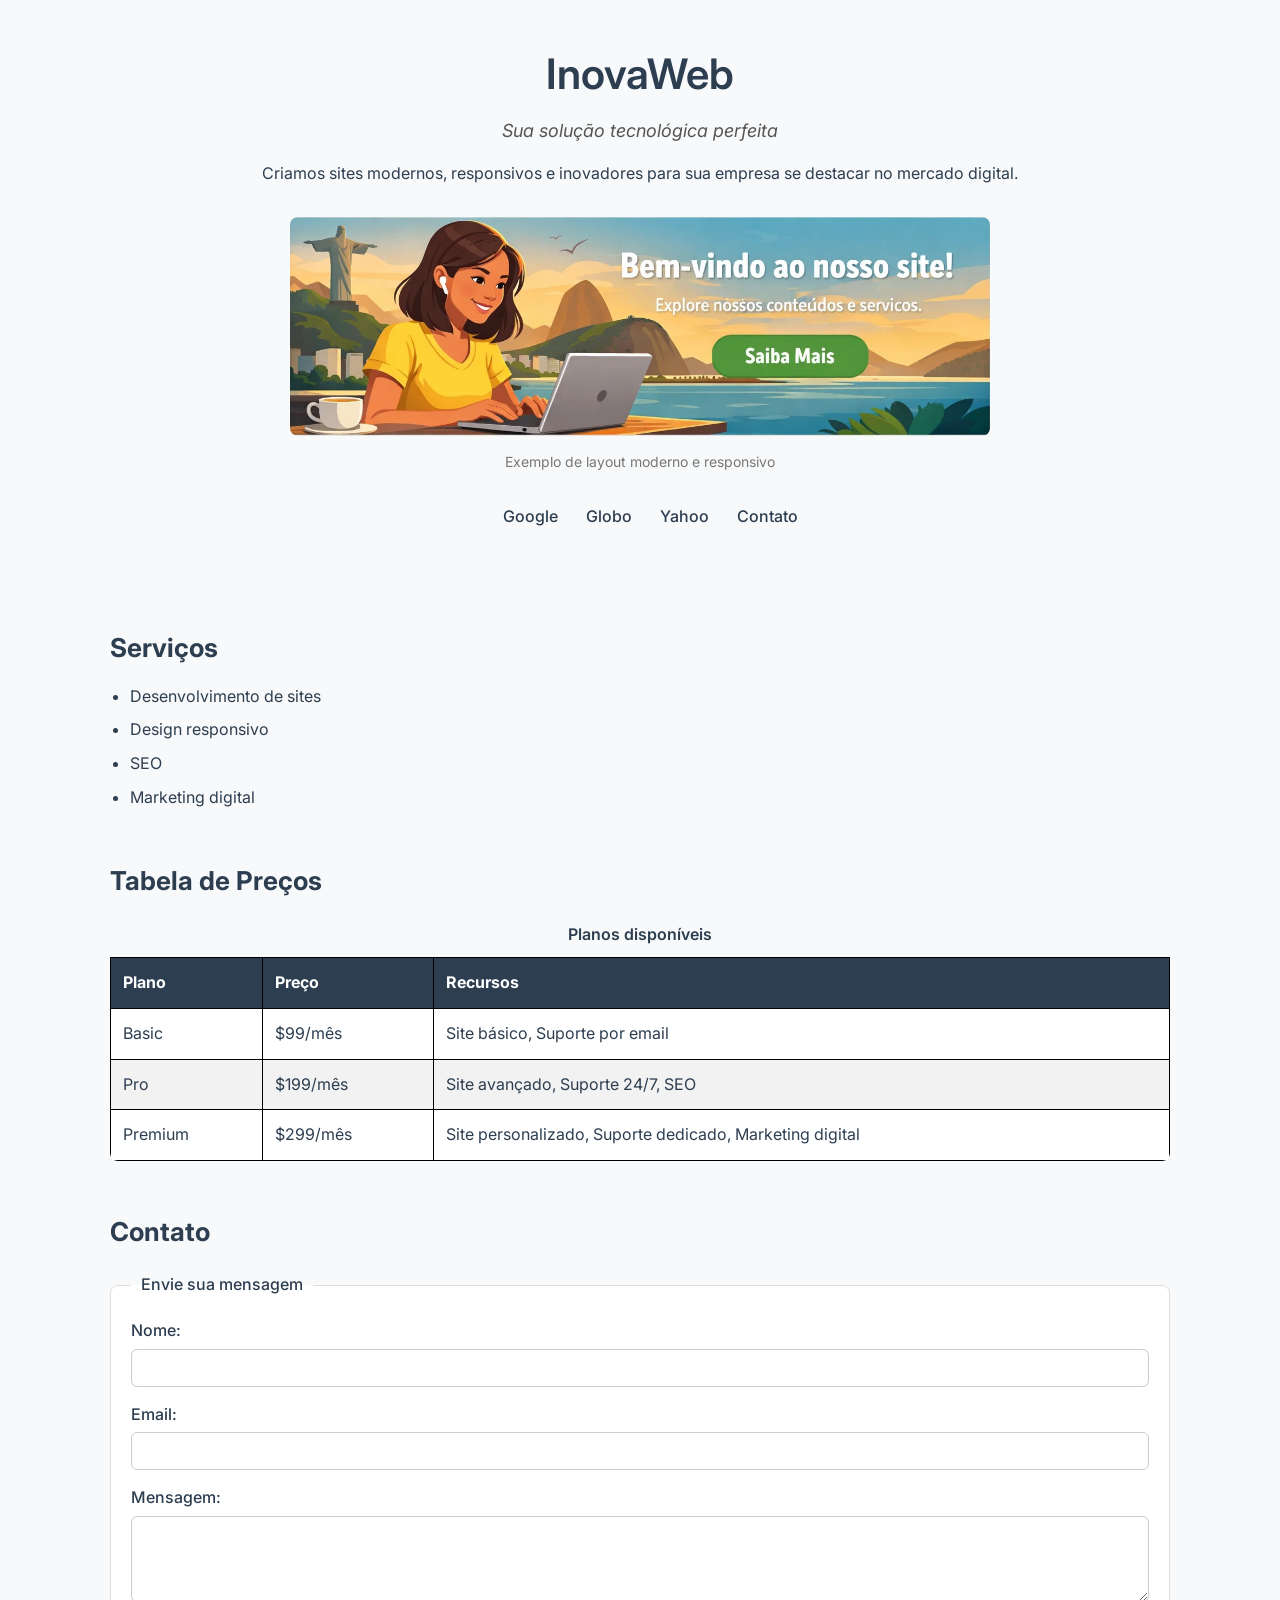
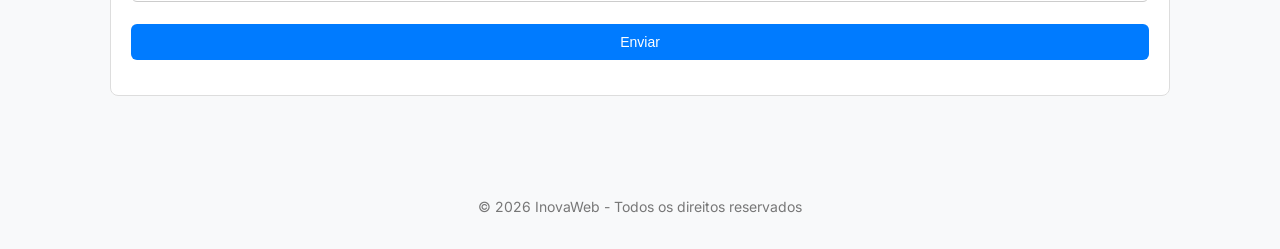
<file: inovaweb/index.html>
<!DOCTYPE html>
<html lang="pt-br">

<head>
    <meta charset="UTF-8">
    <meta name="viewport" content="width=device-width, initial-scale=1.0">
    <link rel="stylesheet" href="./css/styles.css">
    <title>InovaWeb</title>
</head>

<body>

    <!-- CABEÇALHO -->
    <header id="header">

        <h1>InovaWeb</h1>

        <p class="destaque italico">
            Sua solução tecnológica perfeita
        </p>

        <p>
            Criamos sites modernos, responsivos e inovadores 
            para sua empresa se destacar no mercado digital.
        </p>

        <!-- IMAGEM PRINCIPAL -->
        <figure>
            <img src="./IMAGEM_SITE_RESPONSIVO.png"
                 alt="Exemplo de site responsivo"
                 width="700">
            <figcaption>
                Exemplo de layout moderno e responsivo
            </figcaption>
        </figure>

        <!-- MENU -->
        <nav aria-label="Menu principal">

            <ul>
                <li>
                    <a href="https://www.google.com" target="_blank">
                        Google
                    </a>
                </li>

                <li>
                    <a href="https://www.globo.com" target="_blank">
                        Globo
                    </a>
                </li>

                <li>
                    <a href="https://www.yahoo.com" target="_blank">
                        Yahoo
                    </a>
                </li>

                <li>
                    <a href="#contato">
                        Contato
                    </a>
                </li>

            </ul>

        </nav>

    </header>

    <!-- CONTEÚDO PRINCIPAL -->
    <main>

        <!-- SERVIÇOS -->
        <section id="servicos">

            <h2>Serviços</h2>

            <ul>
                <li>Desenvolvimento de sites</li>
                <li>Design responsivo</li>
                <li>SEO</li>
                <li>Marketing digital</li>
            </ul>

        </section>

        <!-- TABELA DE PREÇOS -->
        <section id="precos">

            <h2>Tabela de Preços</h2>

            <table>

                <caption>
                    Planos disponíveis
                </caption>

                <thead>

                    <tr>
                        <th>Plano</th>
                        <th>Preço</th>
                        <th>Recursos</th>
                    </tr>

                </thead>

                <tbody>

                    <tr>
                        <td>Basic</td>
                        <td>$99/mês</td>
                        <td>Site básico, Suporte por email</td>
                    </tr>

                    <tr>
                        <td>Pro</td>
                        <td>$199/mês</td>
                        <td>Site avançado, Suporte 24/7, SEO</td>
                    </tr>

                    <tr>
                        <td>Premium</td>
                        <td>$299/mês</td>
                        <td>
                            Site personalizado, 
                            Suporte dedicado, 
                            Marketing digital
                        </td>
                    </tr>

                </tbody>

            </table>

        </section>

        <!-- FORMULÁRIO -->
        <section id="contato">

            <h2>Contato</h2>

            <form action="/submit" method="post">

                <fieldset>

                    <legend>Envie sua mensagem</legend>

                    <p>

                        <label for="name">
                            Nome:
                        </label>

                        <input
                            type="text"
                            id="name"
                            name="name"
                            required>

                    </p>

                    <p>

                        <label for="email">
                            Email:
                        </label>

                        <input
                            type="email"
                            id="email"
                            name="email"
                            required>

                    </p>

                    <p>

                        <label for="mensagem">
                            Mensagem:
                        </label>

                        <textarea
                            id="mensagem"
                            name="mensagem"
                            rows="4"
                            required>
                        </textarea>

                    </p>

                    <p>

                        <input
                            type="submit"
                            value="Enviar">

                    </p>

                </fieldset>

            </form>

        </section>

    </main>

    <!-- RODAPÉ -->
    <footer>

        <p>
            © 2026 InovaWeb - Todos os direitos reservados
        </p>

    </footer>

</body>

</html>
</file>
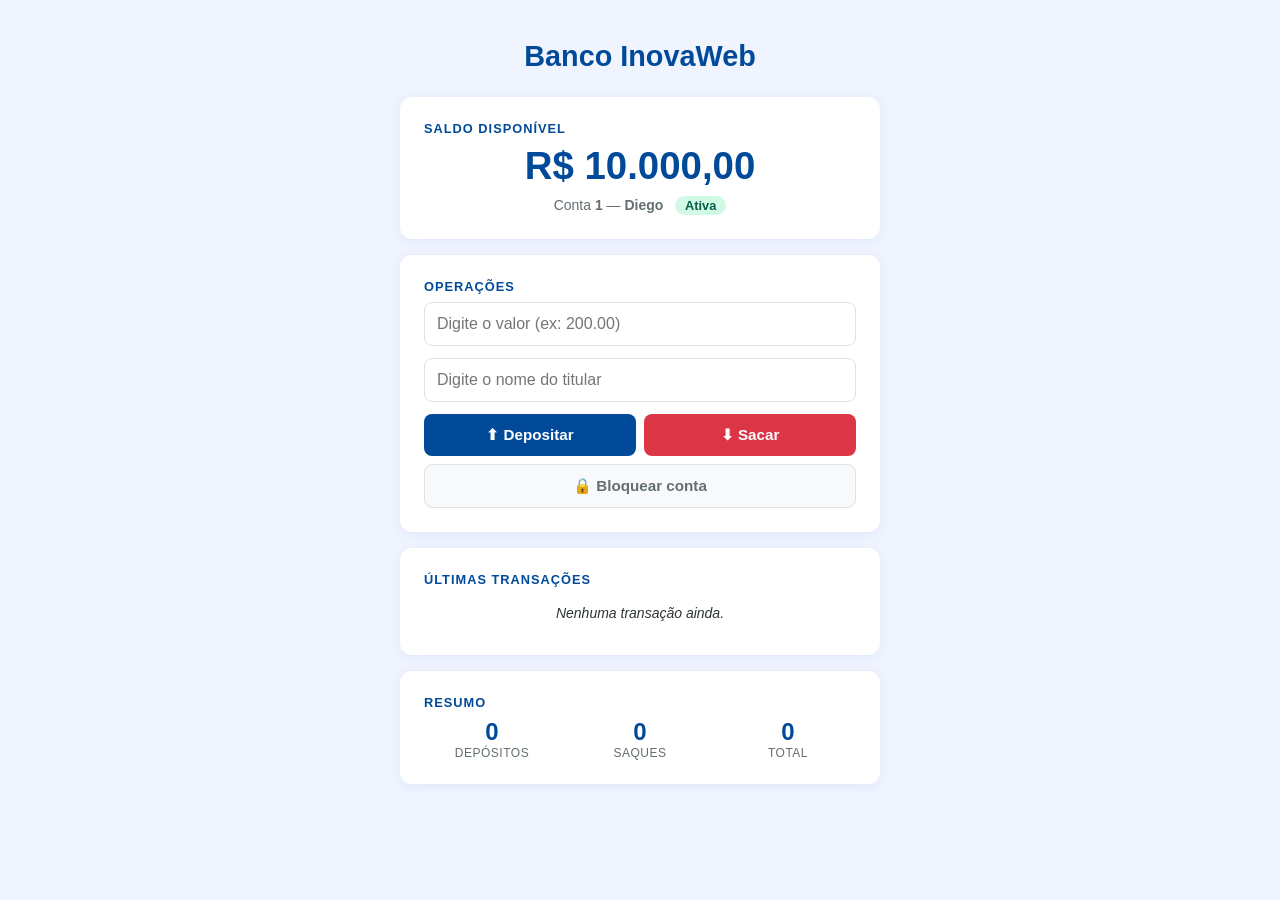
<file: Aula 13/inovabank.html>
<html lang="pt-br">

<head>
  <meta charset="UTF-8">
  <meta name="viewport" content="width=device-width, initial-scale=1.0">
  <title>Banco InovaWeb</title>
  <link rel="stylesheet" href="style.css">

<body>
  <h1>Banco InovaWeb</h1>

  <div class="container">

    <!-- ── Card de Saldo ──────────────────────────────────── -->
    <div class="card">
      <h2>Saldo disponível</h2>
      <!--
        DOM — LEITURA E ESCRITA DE TEXTO
        ─────────────────────────────────
        id="saldo" → vamos selecionar com querySelector('#saldo')
        e atualizar com .textContent toda vez que o saldo mudar.
        É o equivalente visual do console.log do saldo.
      -->
      <div id="saldo">R$ 10.000,00</div>
      <p class="info-conta">
        Conta <strong id="numero-conta">1</strong> —
        <strong id="titular">Diego</strong> &nbsp;
        <!--
          id="status-conta" → vamos alternar as classes
          .status-ativa e .status-bloqueada via classList
          quando bloquearConta() for chamada.
        -->
        <span id="status-conta" class="status-ativa">Ativa</span>
      </p>
    </div>

    <!-- ── Card de Operações ──────────────────────────────── -->
    <div class="card">
      <h2>Operações</h2>
      <!--
        DOM — LENDO VALOR DE INPUT
        ───────────────────────────
        id="campo-valor" → dentro dos eventos de clique,
        vamos ler o valor digitado com:
          const valor = Number(document.querySelector('#campo-valor').value)
        Equivale ao parâmetro que antes passávamos direto: depositar(500)
      -->
      <input type="number" id="campo-valor" placeholder="Digite o valor (ex: 200.00)" min="0" step="0.01">

      <input type="text" id="campo-titular" placeholder="Digite o nome do titular" >

      <div class="botoes">
        <!--
          DOM — EVENTOS DE CLIQUE
          ────────────────────────
          Esses botões vão receber addEventListener('click', ...)
          que chama depositar() e sacar() com o valor do input.
          No banco.js original chamávamos direto: depositar(500)
          Agora o valor vem do campo digitado pelo usuário.
        -->
        <button id="btn-depositar">⬆ Depositar</button>
        <button id="btn-sacar">⬇ Sacar</button>
      </div>

      <!--
        DOM — EXIBINDO FEEDBACK NA TELA
        ────────────────────────────────
        id="mensagem" → substitui os console.log de sucesso e erro.
        Vamos mostrar/esconder esse elemento e trocar seu texto
        e classe (msg-sucesso / msg-erro) conforme o resultado.
      -->
      <div id="mensagem"></div>

      <button id="btn-bloquear">🔒 Bloquear conta</button>
    </div>

    <!-- ── Card de Histórico ──────────────────────────────── -->
    <div class="card">
      <h2>Últimas transações</h2>
      <!--
        DOM — CRIANDO ELEMENTOS DINAMICAMENTE
        ───────────────────────────────────────
        id="lista-historico" → cada vez que historico.push() for chamado
        no banco.js, também vamos criar um <li> com createElement
        e adicioná-lo aqui com appendChild ou insertBefore.
        Equivale ao console.log do histórico.
      -->
      <ul id="lista-historico">
        <li class="historico-vazio">Nenhuma transação ainda.</li>
      </ul>
    </div>

    <!-- ── Card de Resumo ─────────────────────────────────── -->
    <div class="card">
      <h2>Resumo</h2>
      <!--
        DOM — ATUALIZANDO MÚLTIPLOS ELEMENTOS
        ───────────────────────────────────────
        Cada contador do verResumo() tem um elemento correspondente.
        Em vez de console.log, vamos atualizar o textContent de cada um.
      -->
      <div class="resumo-grid">
        <div class="resumo-item">
          <span id="total-depositos">0</span>
          <span>Depósitos</span>
        </div>
        <div class="resumo-item">
          <span id="total-saques">0</span>
          <span>Saques</span>
        </div>
        <div class="resumo-item">
          <span id="total-transacoes">0</span>
          <span>Total</span>
        </div>
      </div>
    </div>

  </div>

  <script src="banco.js"></script>

</body>

</html>
</file>
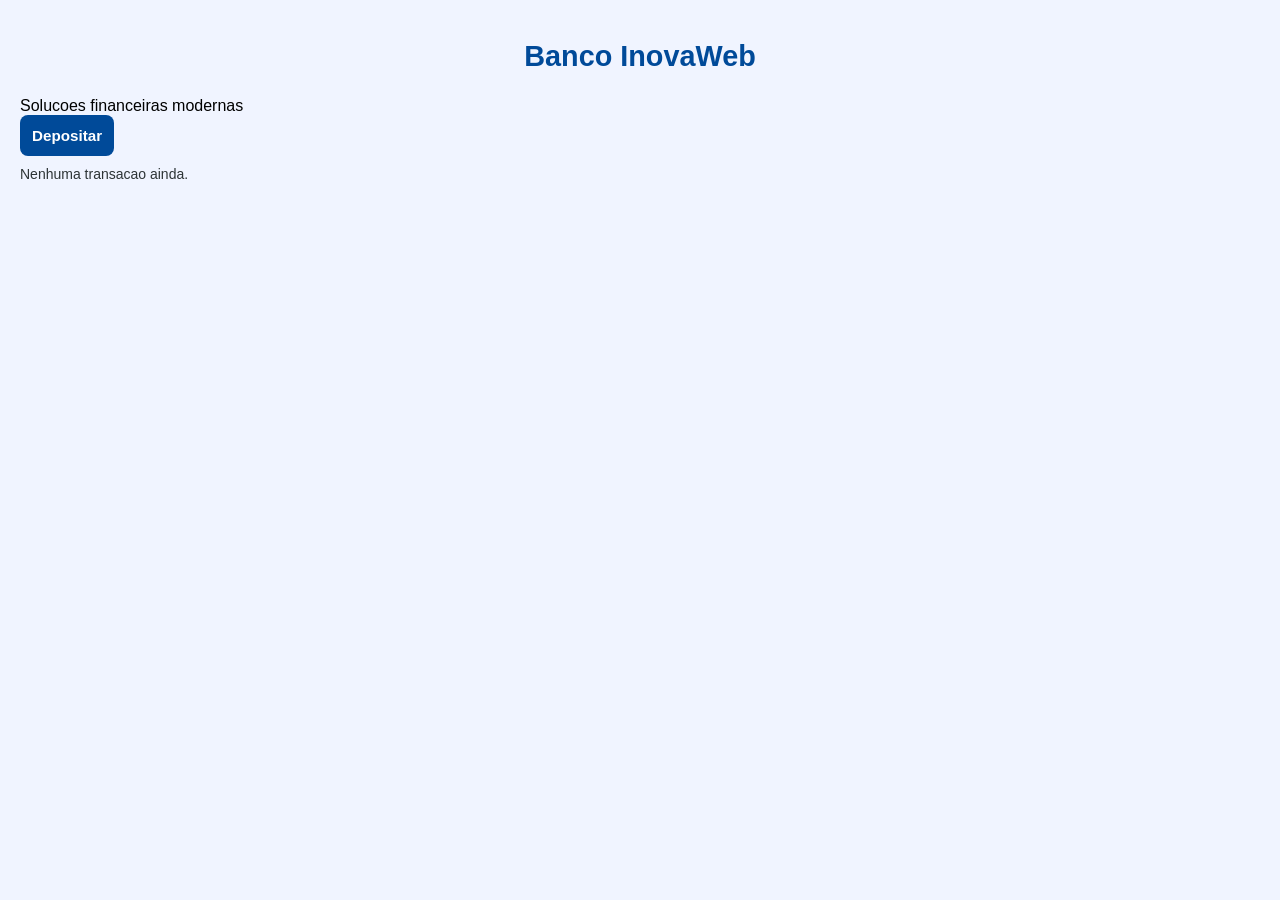
<file: Aula 13/teste.html>
<html lang="pt-br">

<head>
  <meta charset="UTF-8">
  <meta name="viewport" content="width=device-width, initial-scale=1.0">
  <title>Banco InovaWeb</title>
  <link rel="stylesheet" href="style.css">

<body>

  <!-- HTML de exemplo -->
  <h1 id="titulo">Banco InovaWeb</h1>
  <p class="descricao">Solucoes financeiras modernas</p>
  <button id="btn-depositar">Depositar</button>
  <ul id="lista-historico">
    <li>Nenhuma transacao ainda.</li>
  </ul>

  <script src="teste.js"></script>     

</body>

</html>
</file>
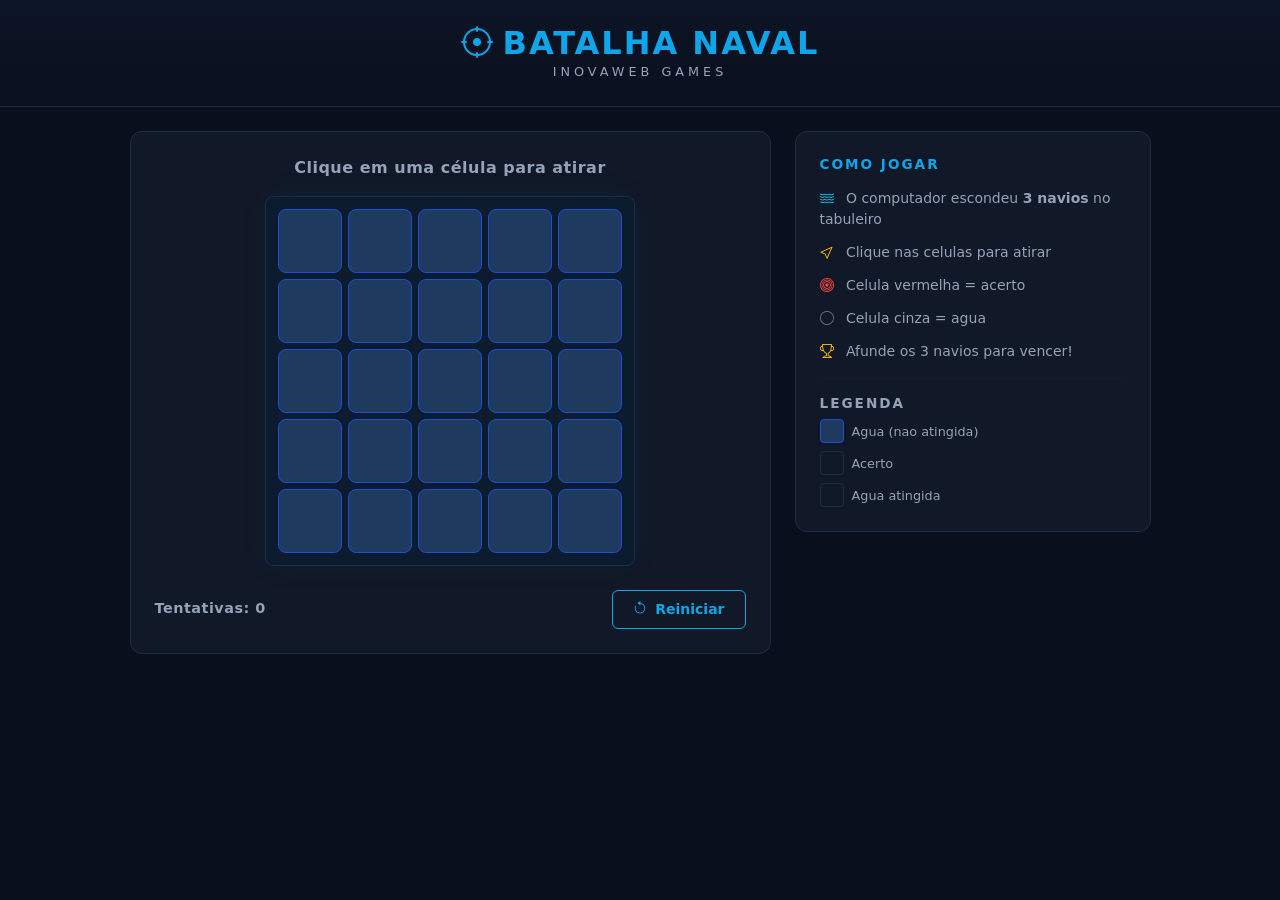
<file: Aula 14/batalha_naval.html>
<!DOCTYPE html>
<html lang="pt-br">
<head>
  <meta charset="UTF-8">
  <meta name="viewport" content="width=device-width, initial-scale=1.0">
  <title>Batalha Naval — InovaWeb Games</title>

  <!-- Bootstrap 5 CSS -->
  <link
    rel="stylesheet"
    href="https://cdn.jsdelivr.net/npm/bootstrap@5.3.3/dist/css/bootstrap.min.css"
  >

  <!-- Bootstrap Icons -->
  <link
    rel="stylesheet"
    href="https://cdn.jsdelivr.net/npm/bootstrap-icons@1.11.3/font/bootstrap-icons.min.css"
  >

  <!-- CSS customizado -->
  <link rel="stylesheet" href="style.css">
</head>
<body>

  <!-- ── Cabecalho ──────────────────────────────────────────── -->
  <header class="cabecalho text-center py-4">
    <h1 class="titulo-jogo mb-0">
      <i class="bi bi-crosshair me-2"></i>Batalha Naval
    </h1>
    <p class="subtitulo mb-0">InovaWeb Games</p>
  </header>

  <!-- ── Conteudo principal ─────────────────────────────────── -->
  <main class="container py-4">
    <div class="row justify-content-center g-4">

      <!-- Painel do jogo -->
      <div class="col-12 col-lg-7">
        <div class="card-jogo p-4">

          <!-- Mensagem de status -->
          <div
            id="mensagem"
            class="mensagem text-center mb-3"
          >
            Clique em uma celula para atirar.
          </div>

          <!-- Tabuleiro -->
          <!--
            O JS vai preencher este elemento com os <div>
            de cada celula do tabuleiro 5x5.
            Nao adicione nada aqui manualmente.
          -->
          <div id="tabuleiro" class="tabuleiro mx-auto mb-4"></div>

          <!-- Rodape do tabuleiro -->
          <div class="d-flex justify-content-between align-items-center">
            <span id="tentativas" class="tentativas">
              Tentativas: 0
            </span>
            <button id="btn-reiniciar" class="btn btn-reiniciar">
              <i class="bi bi-arrow-counterclockwise me-2"></i>Reiniciar
            </button>
          </div>

        </div>
      </div>

      <!-- Painel lateral — instrucoes -->
      <div class="col-12 col-lg-4">
        <div class="card-instrucoes p-4">
          <h2 class="instrucoes-titulo mb-3">Como jogar</h2>
          <ul class="instrucoes-lista">
            <li>
              <i class="bi bi-water me-2 text-info"></i>
              O computador escondeu <strong>3 navios</strong>
              no tabuleiro
            </li>
            <li>
              <i class="bi bi-cursor me-2 text-warning"></i>
              Clique nas celulas para atirar
            </li>
            <li>
              <i class="bi bi-bullseye me-2 acerto-icon"></i>
              Celula vermelha = acerto
            </li>
            <li>
              <i class="bi bi-circle me-2 text-secondary"></i>
              Celula cinza = agua
            </li>
            <li>
              <i class="bi bi-trophy me-2 text-warning"></i>
              Afunde os 3 navios para vencer!
            </li>
          </ul>

          <hr class="my-3">

          <div class="legenda">
            <h3 class="legenda-titulo mb-2">Legenda</h3>
            <div class="d-flex flex-column gap-2">
              <div class="d-flex align-items-center gap-2">
                <div class="celula-exemplo celula-neutra"></div>
                <span>Agua (nao atingida)</span>
              </div>
              <div class="d-flex align-items-center gap-2">
                <div class="celula-exemplo acerto"></div>
                <span>Acerto</span>
              </div>
              <div class="d-flex align-items-center gap-2">
                <div class="celula-exemplo erro"></div>
                <span>Agua atingida</span>
              </div>
            </div>
          </div>
        </div>
      </div>

    </div>
  </main>

  <!-- Bootstrap JS bundle -->
  <script
    src="https://cdn.jsdelivr.net/npm/bootstrap@5.3.3/dist/js/bootstrap.bundle.min.js">
  </script>

  <!-- Logica do jogo -->
  <script src="script.js"></script>

</body>
</html>
</file>
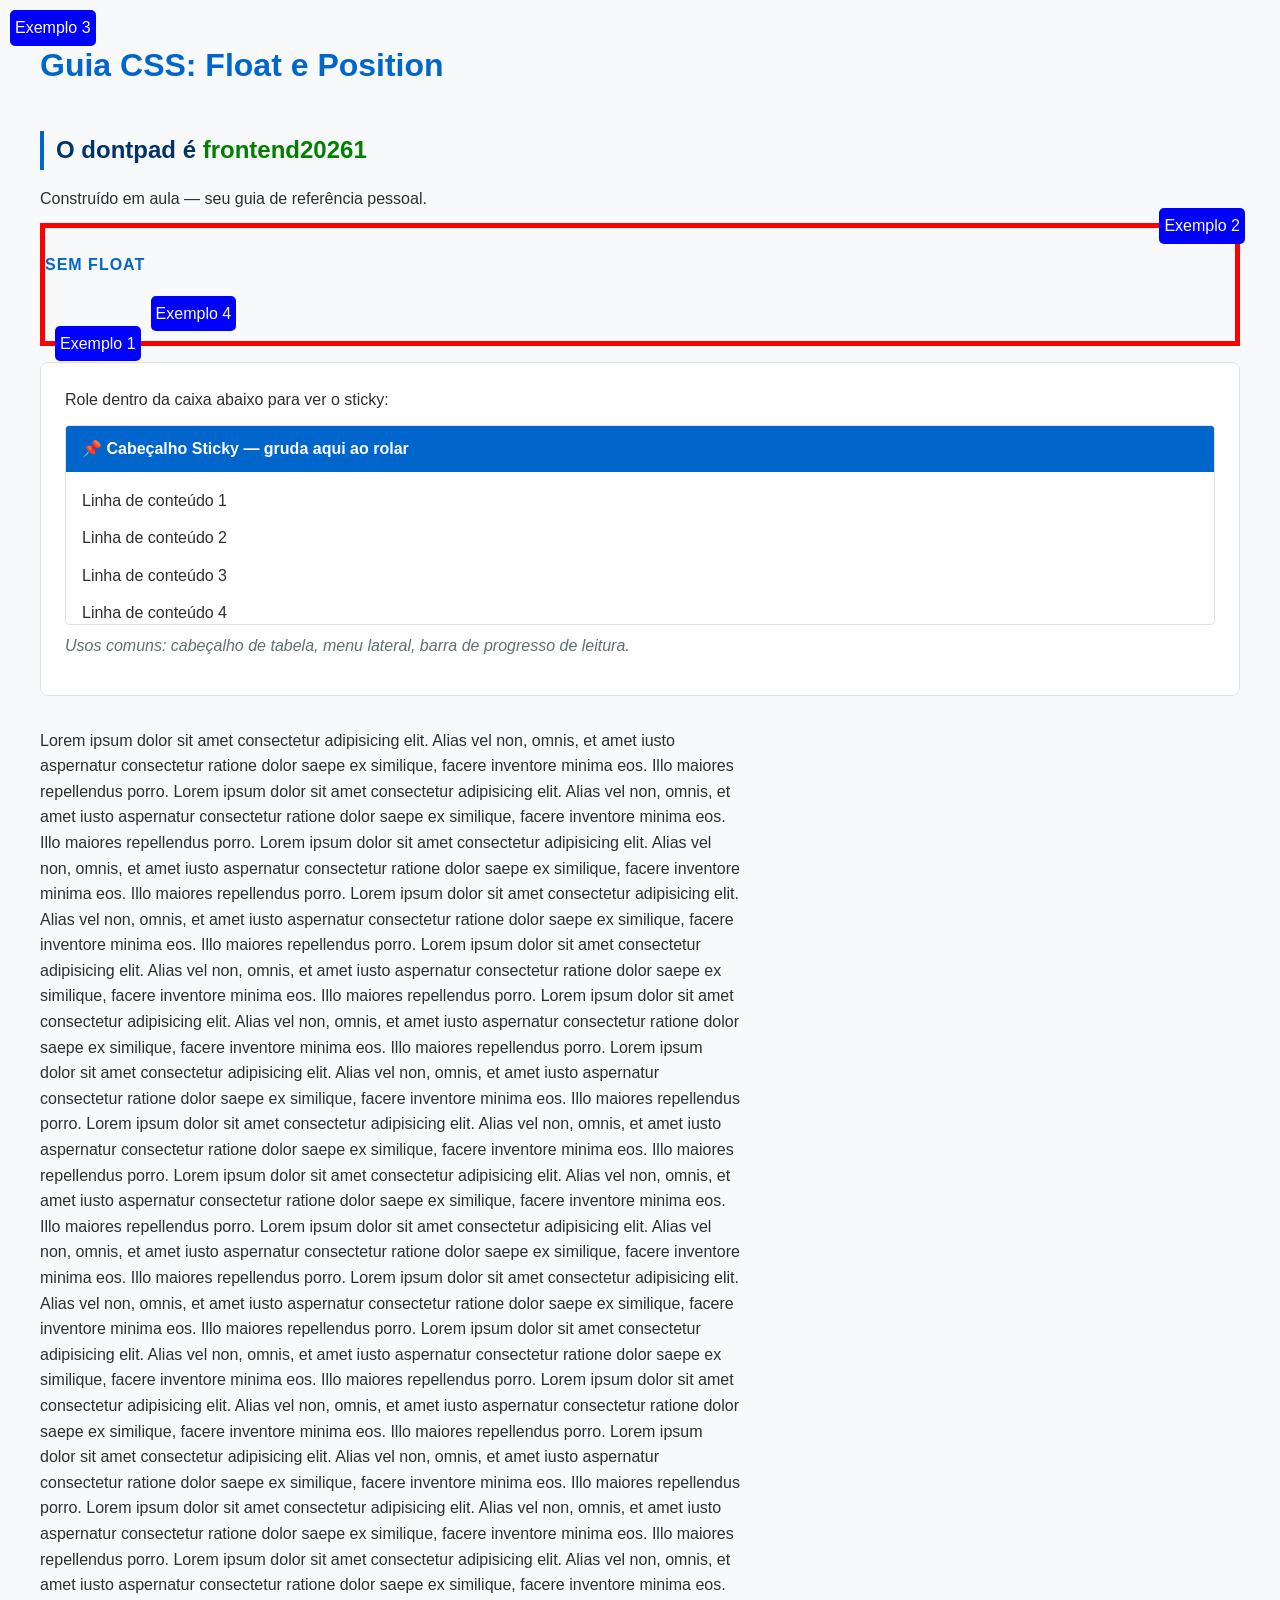
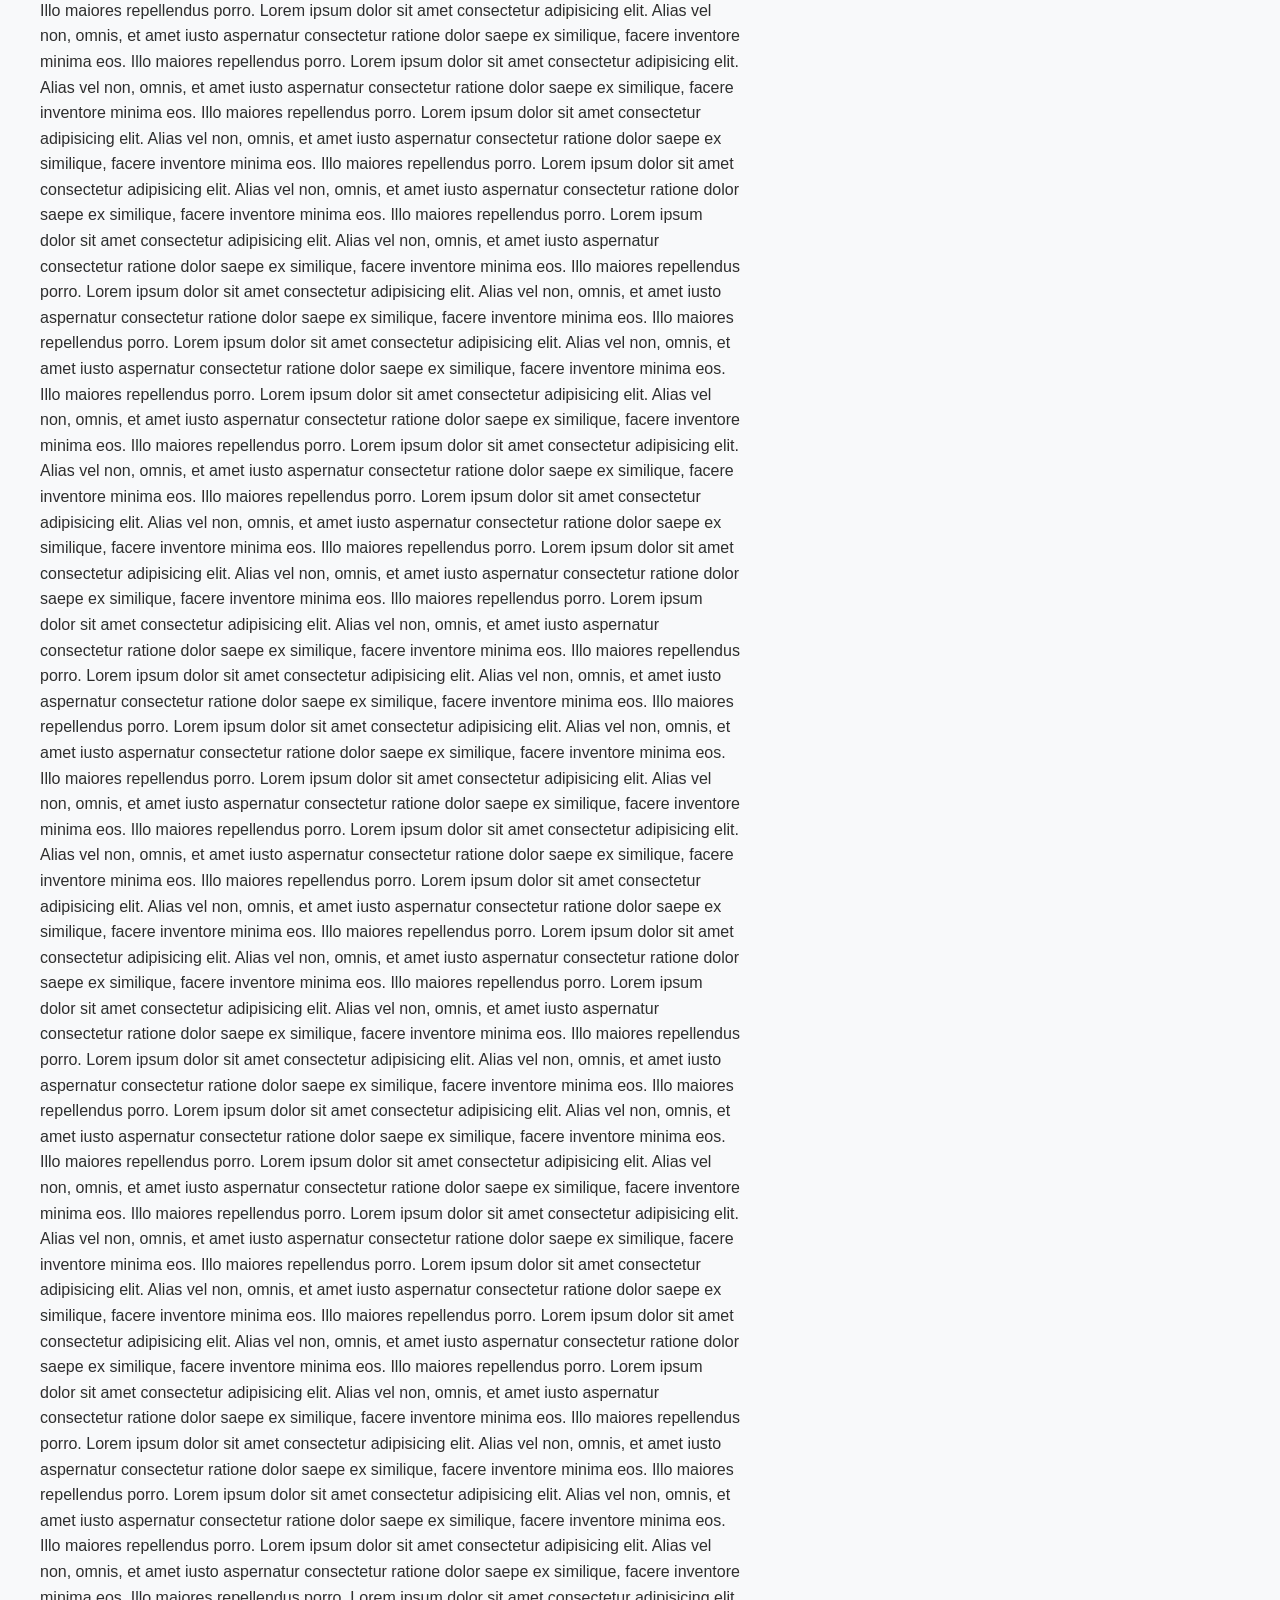
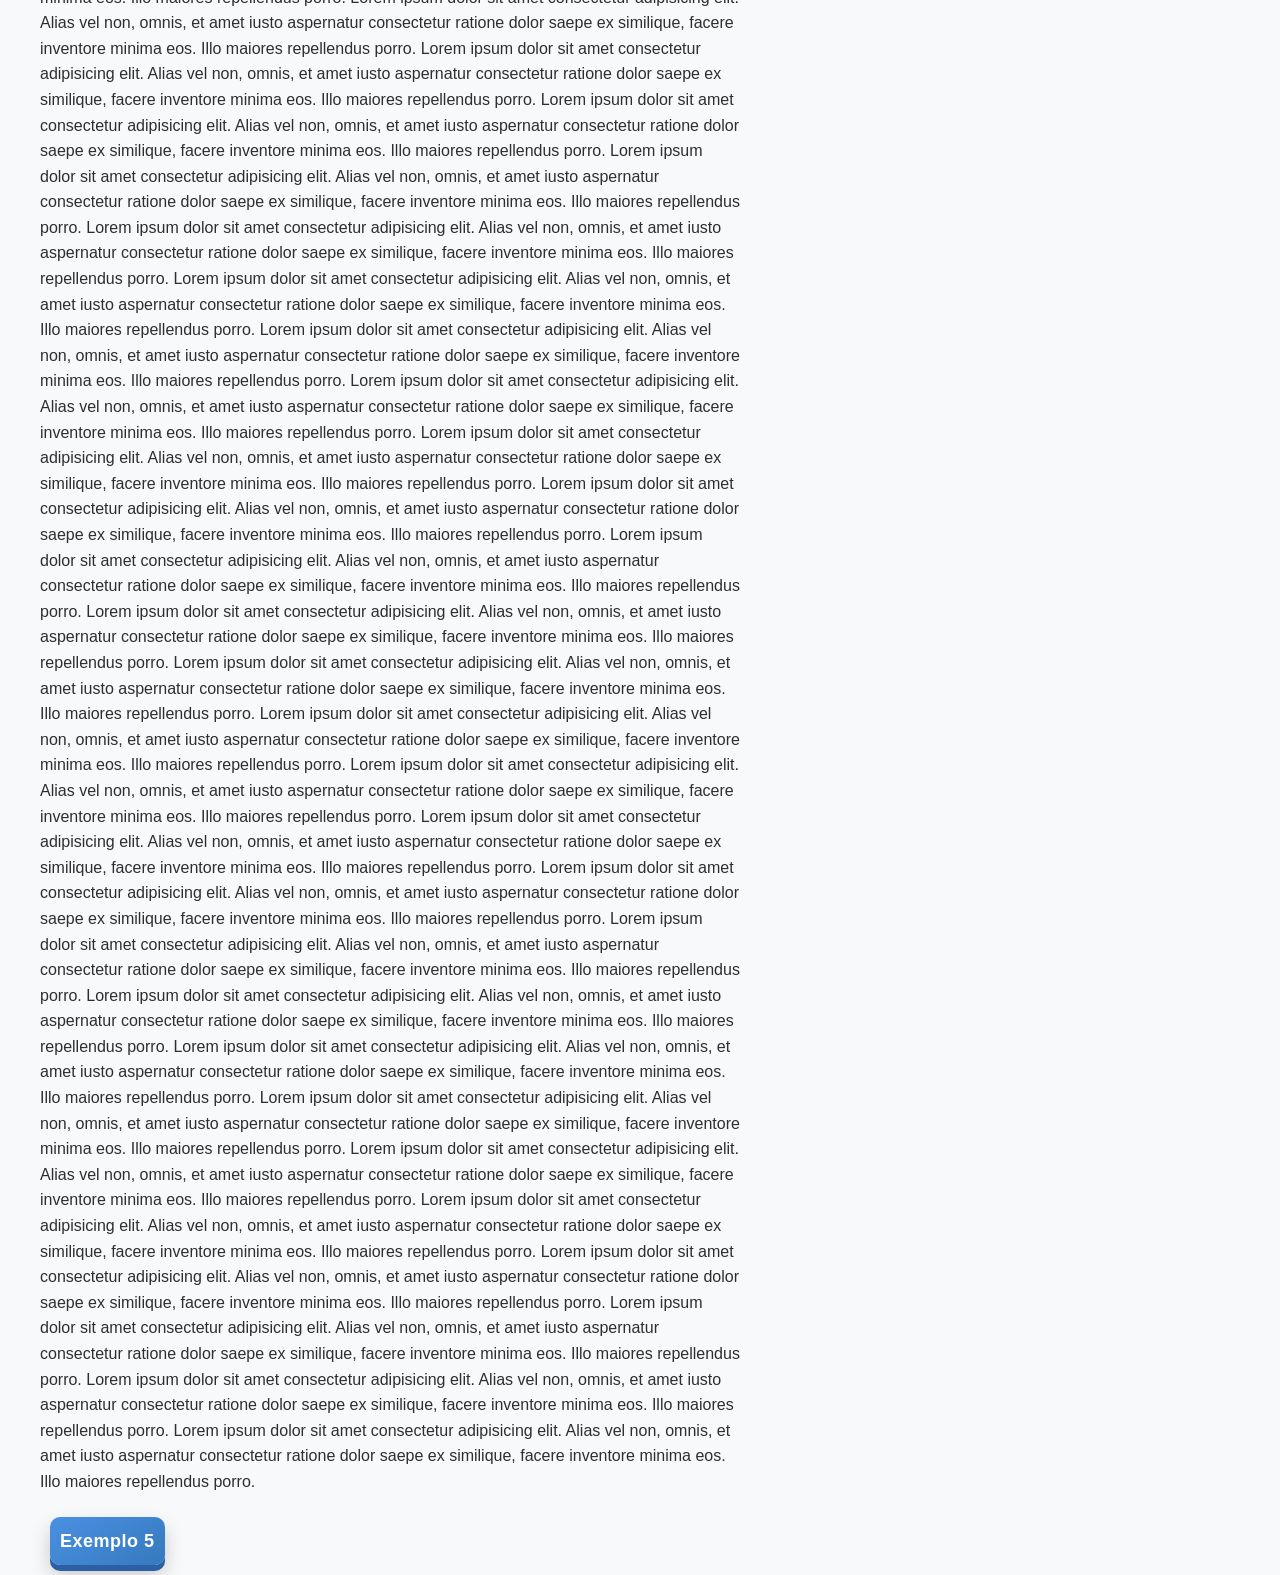
<file: inovaweb/guia.html>
<!DOCTYPE html>
<html lang="pt-br">

<head>
    <meta charset="UTF-8">
    <meta name="viewport" content="width=device-width, initial-scale=1.0">
    <title>Guia CSS: Float e Position</title>
    <link rel="stylesheet" href="guia-style.css">
</head>

<body>

    <h1>Guia CSS: Float e Position</h1>
    <h2>O dontpad é <span style="color: green">frontend20261</span></h2>
    <p>Construído em aula — seu guia de referência pessoal.</p>
    <div class="clearfix" style="border: 5px solid red; position: relative">
        <h3>Sem float</h3>
        <div class="caixa-flutuante" style="position: relative; top: 30px">Exemplo 1</div>
        <div class="caixa-flutuante" style="position: absolute; top: -30px; right: -10px">Exemplo 2</div>
        <div class="caixa-flutuante" style="position:fixed; top:0; left:0">Exemplo 3</div>
        <div class="caixa-flutuante">Exemplo 4</div>


    </div>

    <div class="exemplo">
        <p style="margin-bottom: 12px">
            Role dentro da caixa abaixo para ver o sticky:
        </p>
        <div style="
            height: 200px;
            overflow-y: scroll;
            border: 1px solid #dee2e6;
            border-radius: 4px;
          ">
            <div style="
              position: sticky;
              top: 0;
              background: #0066cc;
              color: white;
              padding: 10px 16px;
              font-weight: bold;
            ">
                📌 Cabeçalho Sticky — gruda aqui ao rolar
            </div>
            <div style="padding: 16px">
                <p>Linha de conteúdo 1</p>
                <p>Linha de conteúdo 2</p>
                <p>Linha de conteúdo 3</p>
                <p>Linha de conteúdo 4</p>
                <p>Linha de conteúdo 5</p>
                <p>Linha de conteúdo 6</p>
                <p>Linha de conteúdo 7</p>
                <p>Linha de conteúdo 8</p>
            </div>
        </div>
        <p style="margin-top: 8px; font-style: italic; color: #636e72">
            Usos comuns: cabeçalho de tabela, menu lateral, barra de progresso de
            leitura.
        </p>
    </div>

    <p>

        Lorem ipsum dolor sit amet consectetur adipisicing elit. Alias vel non, omnis, et amet iusto aspernatur
        consectetur ratione dolor saepe ex similique, facere inventore minima eos. Illo maiores repellendus porro.
        Lorem ipsum dolor sit amet consectetur adipisicing elit. Alias vel non, omnis, et amet iusto aspernatur
        consectetur ratione dolor saepe ex similique, facere inventore minima eos. Illo maiores repellendus porro.
        Lorem ipsum dolor sit amet consectetur adipisicing elit. Alias vel non, omnis, et amet iusto aspernatur
        consectetur ratione dolor saepe ex similique, facere inventore minima eos. Illo maiores repellendus porro.
        Lorem ipsum dolor sit amet consectetur adipisicing elit. Alias vel non, omnis, et amet iusto aspernatur
        consectetur ratione dolor saepe ex similique, facere inventore minima eos. Illo maiores repellendus porro.
        Lorem ipsum dolor sit amet consectetur adipisicing elit. Alias vel non, omnis, et amet iusto aspernatur
        consectetur ratione dolor saepe ex similique, facere inventore minima eos. Illo maiores repellendus porro.
        Lorem ipsum dolor sit amet consectetur adipisicing elit. Alias vel non, omnis, et amet iusto aspernatur
        consectetur ratione dolor saepe ex similique, facere inventore minima eos. Illo maiores repellendus porro.
        Lorem ipsum dolor sit amet consectetur adipisicing elit. Alias vel non, omnis, et amet iusto aspernatur
        consectetur ratione dolor saepe ex similique, facere inventore minima eos. Illo maiores repellendus porro.
        Lorem ipsum dolor sit amet consectetur adipisicing elit. Alias vel non, omnis, et amet iusto aspernatur
        consectetur ratione dolor saepe ex similique, facere inventore minima eos. Illo maiores repellendus porro.
        Lorem ipsum dolor sit amet consectetur adipisicing elit. Alias vel non, omnis, et amet iusto aspernatur
        consectetur ratione dolor saepe ex similique, facere inventore minima eos. Illo maiores repellendus porro.
        Lorem ipsum dolor sit amet consectetur adipisicing elit. Alias vel non, omnis, et amet iusto aspernatur
        consectetur ratione dolor saepe ex similique, facere inventore minima eos. Illo maiores repellendus porro.
        Lorem ipsum dolor sit amet consectetur adipisicing elit. Alias vel non, omnis, et amet iusto aspernatur
        consectetur ratione dolor saepe ex similique, facere inventore minima eos. Illo maiores repellendus porro.
        Lorem ipsum dolor sit amet consectetur adipisicing elit. Alias vel non, omnis, et amet iusto aspernatur
        consectetur ratione dolor saepe ex similique, facere inventore minima eos. Illo maiores repellendus porro.
        Lorem ipsum dolor sit amet consectetur adipisicing elit. Alias vel non, omnis, et amet iusto aspernatur
        consectetur ratione dolor saepe ex similique, facere inventore minima eos. Illo maiores repellendus porro.
        Lorem ipsum dolor sit amet consectetur adipisicing elit. Alias vel non, omnis, et amet iusto aspernatur
        consectetur ratione dolor saepe ex similique, facere inventore minima eos. Illo maiores repellendus porro.
        Lorem ipsum dolor sit amet consectetur adipisicing elit. Alias vel non, omnis, et amet iusto aspernatur
        consectetur ratione dolor saepe ex similique, facere inventore minima eos. Illo maiores repellendus porro.
        Lorem ipsum dolor sit amet consectetur adipisicing elit. Alias vel non, omnis, et amet iusto aspernatur
        consectetur ratione dolor saepe ex similique, facere inventore minima eos. Illo maiores repellendus porro.
        Lorem ipsum dolor sit amet consectetur adipisicing elit. Alias vel non, omnis, et amet iusto aspernatur
        consectetur ratione dolor saepe ex similique, facere inventore minima eos. Illo maiores repellendus porro.
        Lorem ipsum dolor sit amet consectetur adipisicing elit. Alias vel non, omnis, et amet iusto aspernatur
        consectetur ratione dolor saepe ex similique, facere inventore minima eos. Illo maiores repellendus porro.
        Lorem ipsum dolor sit amet consectetur adipisicing elit. Alias vel non, omnis, et amet iusto aspernatur
        consectetur ratione dolor saepe ex similique, facere inventore minima eos. Illo maiores repellendus porro.
        Lorem ipsum dolor sit amet consectetur adipisicing elit. Alias vel non, omnis, et amet iusto aspernatur
        consectetur ratione dolor saepe ex similique, facere inventore minima eos. Illo maiores repellendus porro.
        Lorem ipsum dolor sit amet consectetur adipisicing elit. Alias vel non, omnis, et amet iusto aspernatur
        consectetur ratione dolor saepe ex similique, facere inventore minima eos. Illo maiores repellendus porro.
        Lorem ipsum dolor sit amet consectetur adipisicing elit. Alias vel non, omnis, et amet iusto aspernatur
        consectetur ratione dolor saepe ex similique, facere inventore minima eos. Illo maiores repellendus porro.
        Lorem ipsum dolor sit amet consectetur adipisicing elit. Alias vel non, omnis, et amet iusto aspernatur
        consectetur ratione dolor saepe ex similique, facere inventore minima eos. Illo maiores repellendus porro.
        Lorem ipsum dolor sit amet consectetur adipisicing elit. Alias vel non, omnis, et amet iusto aspernatur
        consectetur ratione dolor saepe ex similique, facere inventore minima eos. Illo maiores repellendus porro.
        Lorem ipsum dolor sit amet consectetur adipisicing elit. Alias vel non, omnis, et amet iusto aspernatur
        consectetur ratione dolor saepe ex similique, facere inventore minima eos. Illo maiores repellendus porro.
        Lorem ipsum dolor sit amet consectetur adipisicing elit. Alias vel non, omnis, et amet iusto aspernatur
        consectetur ratione dolor saepe ex similique, facere inventore minima eos. Illo maiores repellendus porro.
        Lorem ipsum dolor sit amet consectetur adipisicing elit. Alias vel non, omnis, et amet iusto aspernatur
        consectetur ratione dolor saepe ex similique, facere inventore minima eos. Illo maiores repellendus porro.
        Lorem ipsum dolor sit amet consectetur adipisicing elit. Alias vel non, omnis, et amet iusto aspernatur
        consectetur ratione dolor saepe ex similique, facere inventore minima eos. Illo maiores repellendus porro.
        Lorem ipsum dolor sit amet consectetur adipisicing elit. Alias vel non, omnis, et amet iusto aspernatur
        consectetur ratione dolor saepe ex similique, facere inventore minima eos. Illo maiores repellendus porro.
        Lorem ipsum dolor sit amet consectetur adipisicing elit. Alias vel non, omnis, et amet iusto aspernatur
        consectetur ratione dolor saepe ex similique, facere inventore minima eos. Illo maiores repellendus porro.
        Lorem ipsum dolor sit amet consectetur adipisicing elit. Alias vel non, omnis, et amet iusto aspernatur
        consectetur ratione dolor saepe ex similique, facere inventore minima eos. Illo maiores repellendus porro.
        Lorem ipsum dolor sit amet consectetur adipisicing elit. Alias vel non, omnis, et amet iusto aspernatur
        consectetur ratione dolor saepe ex similique, facere inventore minima eos. Illo maiores repellendus porro.
        Lorem ipsum dolor sit amet consectetur adipisicing elit. Alias vel non, omnis, et amet iusto aspernatur
        consectetur ratione dolor saepe ex similique, facere inventore minima eos. Illo maiores repellendus porro.
        Lorem ipsum dolor sit amet consectetur adipisicing elit. Alias vel non, omnis, et amet iusto aspernatur
        consectetur ratione dolor saepe ex similique, facere inventore minima eos. Illo maiores repellendus porro.
        Lorem ipsum dolor sit amet consectetur adipisicing elit. Alias vel non, omnis, et amet iusto aspernatur
        consectetur ratione dolor saepe ex similique, facere inventore minima eos. Illo maiores repellendus porro.
        Lorem ipsum dolor sit amet consectetur adipisicing elit. Alias vel non, omnis, et amet iusto aspernatur
        consectetur ratione dolor saepe ex similique, facere inventore minima eos. Illo maiores repellendus porro.
        Lorem ipsum dolor sit amet consectetur adipisicing elit. Alias vel non, omnis, et amet iusto aspernatur
        consectetur ratione dolor saepe ex similique, facere inventore minima eos. Illo maiores repellendus porro.
        Lorem ipsum dolor sit amet consectetur adipisicing elit. Alias vel non, omnis, et amet iusto aspernatur
        consectetur ratione dolor saepe ex similique, facere inventore minima eos. Illo maiores repellendus porro.
        Lorem ipsum dolor sit amet consectetur adipisicing elit. Alias vel non, omnis, et amet iusto aspernatur
        consectetur ratione dolor saepe ex similique, facere inventore minima eos. Illo maiores repellendus porro.
        Lorem ipsum dolor sit amet consectetur adipisicing elit. Alias vel non, omnis, et amet iusto aspernatur
        consectetur ratione dolor saepe ex similique, facere inventore minima eos. Illo maiores repellendus porro.
        Lorem ipsum dolor sit amet consectetur adipisicing elit. Alias vel non, omnis, et amet iusto aspernatur
        consectetur ratione dolor saepe ex similique, facere inventore minima eos. Illo maiores repellendus porro.
        Lorem ipsum dolor sit amet consectetur adipisicing elit. Alias vel non, omnis, et amet iusto aspernatur
        consectetur ratione dolor saepe ex similique, facere inventore minima eos. Illo maiores repellendus porro.
        Lorem ipsum dolor sit amet consectetur adipisicing elit. Alias vel non, omnis, et amet iusto aspernatur
        consectetur ratione dolor saepe ex similique, facere inventore minima eos. Illo maiores repellendus porro.
        Lorem ipsum dolor sit amet consectetur adipisicing elit. Alias vel non, omnis, et amet iusto aspernatur
        consectetur ratione dolor saepe ex similique, facere inventore minima eos. Illo maiores repellendus porro.
        Lorem ipsum dolor sit amet consectetur adipisicing elit. Alias vel non, omnis, et amet iusto aspernatur
        consectetur ratione dolor saepe ex similique, facere inventore minima eos. Illo maiores repellendus porro.
        Lorem ipsum dolor sit amet consectetur adipisicing elit. Alias vel non, omnis, et amet iusto aspernatur
        consectetur ratione dolor saepe ex similique, facere inventore minima eos. Illo maiores repellendus porro.
        Lorem ipsum dolor sit amet consectetur adipisicing elit. Alias vel non, omnis, et amet iusto aspernatur
        consectetur ratione dolor saepe ex similique, facere inventore minima eos. Illo maiores repellendus porro.
        Lorem ipsum dolor sit amet consectetur adipisicing elit. Alias vel non, omnis, et amet iusto aspernatur
        consectetur ratione dolor saepe ex similique, facere inventore minima eos. Illo maiores repellendus porro.
        Lorem ipsum dolor sit amet consectetur adipisicing elit. Alias vel non, omnis, et amet iusto aspernatur
        consectetur ratione dolor saepe ex similique, facere inventore minima eos. Illo maiores repellendus porro.
        Lorem ipsum dolor sit amet consectetur adipisicing elit. Alias vel non, omnis, et amet iusto aspernatur
        consectetur ratione dolor saepe ex similique, facere inventore minima eos. Illo maiores repellendus porro.
        Lorem ipsum dolor sit amet consectetur adipisicing elit. Alias vel non, omnis, et amet iusto aspernatur
        consectetur ratione dolor saepe ex similique, facere inventore minima eos. Illo maiores repellendus porro.
        Lorem ipsum dolor sit amet consectetur adipisicing elit. Alias vel non, omnis, et amet iusto aspernatur
        consectetur ratione dolor saepe ex similique, facere inventore minima eos. Illo maiores repellendus porro.
        Lorem ipsum dolor sit amet consectetur adipisicing elit. Alias vel non, omnis, et amet iusto aspernatur
        consectetur ratione dolor saepe ex similique, facere inventore minima eos. Illo maiores repellendus porro.
        Lorem ipsum dolor sit amet consectetur adipisicing elit. Alias vel non, omnis, et amet iusto aspernatur
        consectetur ratione dolor saepe ex similique, facere inventore minima eos. Illo maiores repellendus porro.
        Lorem ipsum dolor sit amet consectetur adipisicing elit. Alias vel non, omnis, et amet iusto aspernatur
        consectetur ratione dolor saepe ex similique, facere inventore minima eos. Illo maiores repellendus porro.
        Lorem ipsum dolor sit amet consectetur adipisicing elit. Alias vel non, omnis, et amet iusto aspernatur
        consectetur ratione dolor saepe ex similique, facere inventore minima eos. Illo maiores repellendus porro.
        Lorem ipsum dolor sit amet consectetur adipisicing elit. Alias vel non, omnis, et amet iusto aspernatur
        consectetur ratione dolor saepe ex similique, facere inventore minima eos. Illo maiores repellendus porro.
        Lorem ipsum dolor sit amet consectetur adipisicing elit. Alias vel non, omnis, et amet iusto aspernatur
        consectetur ratione dolor saepe ex similique, facere inventore minima eos. Illo maiores repellendus porro.
        Lorem ipsum dolor sit amet consectetur adipisicing elit. Alias vel non, omnis, et amet iusto aspernatur
        consectetur ratione dolor saepe ex similique, facere inventore minima eos. Illo maiores repellendus porro.
        Lorem ipsum dolor sit amet consectetur adipisicing elit. Alias vel non, omnis, et amet iusto aspernatur
        consectetur ratione dolor saepe ex similique, facere inventore minima eos. Illo maiores repellendus porro.
        Lorem ipsum dolor sit amet consectetur adipisicing elit. Alias vel non, omnis, et amet iusto aspernatur
        consectetur ratione dolor saepe ex similique, facere inventore minima eos. Illo maiores repellendus porro.
        Lorem ipsum dolor sit amet consectetur adipisicing elit. Alias vel non, omnis, et amet iusto aspernatur
        consectetur ratione dolor saepe ex similique, facere inventore minima eos. Illo maiores repellendus porro.
        Lorem ipsum dolor sit amet consectetur adipisicing elit. Alias vel non, omnis, et amet iusto aspernatur
        consectetur ratione dolor saepe ex similique, facere inventore minima eos. Illo maiores repellendus porro.
        Lorem ipsum dolor sit amet consectetur adipisicing elit. Alias vel non, omnis, et amet iusto aspernatur
        consectetur ratione dolor saepe ex similique, facere inventore minima eos. Illo maiores repellendus porro.
        Lorem ipsum dolor sit amet consectetur adipisicing elit. Alias vel non, omnis, et amet iusto aspernatur
        consectetur ratione dolor saepe ex similique, facere inventore minima eos. Illo maiores repellendus porro.
        Lorem ipsum dolor sit amet consectetur adipisicing elit. Alias vel non, omnis, et amet iusto aspernatur
        consectetur ratione dolor saepe ex similique, facere inventore minima eos. Illo maiores repellendus porro.
        Lorem ipsum dolor sit amet consectetur adipisicing elit. Alias vel non, omnis, et amet iusto aspernatur
        consectetur ratione dolor saepe ex similique, facere inventore minima eos. Illo maiores repellendus porro.
        Lorem ipsum dolor sit amet consectetur adipisicing elit. Alias vel non, omnis, et amet iusto aspernatur
        consectetur ratione dolor saepe ex similique, facere inventore minima eos. Illo maiores repellendus porro.
        Lorem ipsum dolor sit amet consectetur adipisicing elit. Alias vel non, omnis, et amet iusto aspernatur
        consectetur ratione dolor saepe ex similique, facere inventore minima eos. Illo maiores repellendus porro.
        Lorem ipsum dolor sit amet consectetur adipisicing elit. Alias vel non, omnis, et amet iusto aspernatur
        consectetur ratione dolor saepe ex similique, facere inventore minima eos. Illo maiores repellendus porro.
        Lorem ipsum dolor sit amet consectetur adipisicing elit. Alias vel non, omnis, et amet iusto aspernatur
        consectetur ratione dolor saepe ex similique, facere inventore minima eos. Illo maiores repellendus porro.
        Lorem ipsum dolor sit amet consectetur adipisicing elit. Alias vel non, omnis, et amet iusto aspernatur
        consectetur ratione dolor saepe ex similique, facere inventore minima eos. Illo maiores repellendus porro.

    </p>
    <div class="btn-3d">Exemplo 5</div>

</body>

</html>
</file>
<file: inovaweb/css/styles.css>
/* =========================
   IMPORTAÇÃO DE FONTES
========================= */

@import url('https://fonts.googleapis.com/css2?family=Inter:wght@300;400;500;600&display=swap');


/* =========================
   RESET MODERNO
========================= */

* {
    margin: 0;
    padding: 0;
    box-sizing: border-box;
}


/* =========================
   BASE
========================= */

body {
    font-family: 'Inter', sans-serif;
    background-color: #f8f9fa;
    color: #2c3e50;
    line-height: 1.6;
}


/* =========================
   CONTAINER GLOBAL
========================= */

main,
header,
footer {
    max-width: 1100px;
    margin: auto;
    padding: 20px;
}


/* =========================
   HEADER
========================= */

header {
    text-align: center;
    padding-top: 40px;
}

h1 {
    font-size: 42px;
    font-weight: 600;
    margin-bottom: 10px;
}

.destaque {
    font-size: 18px;
    color: #555;
    margin-bottom: 15px;
}

.italico {
    font-style: italic;
}


/* =========================
   IMAGEM
========================= */

figure {
    margin: 30px 0;
}

figure img {
    width: 100%;
    max-width: 700px;
    border-radius: 8px;
}

figcaption {
    font-size: 14px;
    color: #777;
    margin-top: 8px;
}


/* =========================
   NAVBAR
========================= */

nav {
    margin-top: 25px;
}

nav ul {
    list-style: none;
}

nav li {
    display: inline-block;
    margin: 0 12px;
}

nav a {
    text-decoration: none;
    color: #2c3e50;
    font-weight: 500;
    transition: 0.3s;
}

nav a:hover {
    color: #007bff;
}


/* =========================
   SEÇÕES
========================= */

section {
    margin-top: 50px;
}

section h2 {
    font-size: 26px;
    margin-bottom: 15px;
}


/* =========================
   LISTAS
========================= */

ul {
    padding-left: 20px;
}

ul li {
    margin-bottom: 8px;
}


/* =========================
   TABELA (Minimalista)
========================= */

table {
    width: 100%;
    border-collapse: collapse;
    margin-top: 20px;
    background-color: white;
    border-radius: 8px;
    overflow: hidden;
}

caption {
    font-weight: 600;
    margin-bottom: 10px;
}

th,
td {
    border: 1px solid black; /* pedido seu */
    padding: 12px;
    text-align: left;
}

th {
    background-color: #2c3e50;
    color: white;
}

tr:nth-child(even) {
    background-color: #f2f2f2;
}


/* =========================
   FORMULÁRIO
========================= */

form {
    margin-top: 20px;
}

fieldset {
    border: 1px solid #ddd;
    padding: 20px;
    border-radius: 8px;
    background-color: white;
}

legend {
    padding: 0 10px;
    font-weight: 500;
}

label {
    display: block;
    margin-bottom: 5px;
    font-weight: 500;
}

input,
textarea {
    width: 100%;
    padding: 10px;
    margin-bottom: 15px;
    border-radius: 6px;
    border: 1px solid #ccc;
    font-size: 14px;
}

input:focus,
textarea:focus {
    outline: none;
    border-color: #007bff;
}


/* =========================
   BOTÃO
========================= */

input[type="submit"] {
    background-color: #007bff;
    color: white;
    border: none;
    cursor: pointer;
    font-weight: 500;
    transition: 0.3s;
}

input[type="submit"]:hover {
    background-color: #0056b3;
}


/* =========================
   FOOTER
========================= */

footer {
    margin-top: 60px;
    text-align: center;
    font-size: 14px;
    color: #777;
    padding-bottom: 30px;
}


/* =========================
   RESPONSIVIDADE
========================= */

@media (max-width: 768px) {

    h1 {
        font-size: 32px;
    }

    nav li {
        display: block;
        margin: 8px 0;
    }

    figure img {
        width: 100%;
    }

}
</file>
<file: Aula 13/style.css>
* {
  margin: 0;
  padding: 0;
  box-sizing: border-box;
}

body {
  font-family: sans-serif;
  background: #f0f4ff;
  min-height: 100vh;
  padding: 40px 20px;
}

h1 {
  text-align: center;
  color: #004a99;
  font-size: 1.8rem;
  margin-bottom: 24px;
}

.container {
  max-width: 480px;
  margin: 0 auto;
  display: flex;
  flex-direction: column;
  gap: 16px;
}

.card {
  background: white;
  border-radius: 12px;
  padding: 24px;
  box-shadow: 0 2px 12px rgba(0, 74, 153, 0.08);
}

.card h2 {
  color: #004a99;
  font-size: 0.8rem;
  text-transform: uppercase;
  letter-spacing: 1px;
  margin-bottom: 8px;
}

/* Card de saldo */
#saldo {
  font-size: 2.4rem;
  font-weight: bold;
  color: #004a99;
  text-align: center;
  margin: 8px 0;
}

.info-conta {
  text-align: center;
  color: #636e72;
  font-size: 0.875rem;
}

/* Status da conta */
#status-conta {
  display: inline-block;
  padding: 2px 10px;
  border-radius: 20px;
  font-size: 0.8rem;
  font-weight: bold;
}

.status-ativa {
  background: #d1fae5;
  color: #065f46;
}

.status-bloqueada {
  background: #fee2e2;
  color: #991b1b;
}

/* Operações */
input[type="number"] {
  width: 100%;
  padding: 12px;
  border: 1px solid #dee2e6;
  border-radius: 8px;
  font-size: 1rem;
  margin-bottom: 12px;
  outline: none;
  transition: border-color 0.2s;
}

input[type="number"]:focus {
  border-color: #004a99;
}

input[type="text"] {
  width: 100%;
  padding: 12px;
  border: 1px solid #dee2e6;
  border-radius: 8px;
  font-size: 1rem;
  margin-bottom: 12px;
  outline: none;
  transition: border-color 0.2s;
}

input[type="text"]:focus {
  border-color: #004a99;
}

.botoes {
  display: flex;
  gap: 8px;
}

button {
  flex: 1;
  padding: 12px;
  border: none;
  border-radius: 8px;
  font-size: 0.95rem;
  font-weight: bold;
  cursor: pointer;
  transition: opacity 0.2s;
}

button:hover { opacity: 0.85; }

#btn-depositar { background: #004a99; color: white; }
#btn-sacar     { background: #dc3545; color: white; }
#btn-bloquear  {
  width: 100%;
  background: #f8f9fa;
  color: #636e72;
  border: 1px solid #dee2e6;
  margin-top: 8px;
}

/* Mensagem de feedback */
#mensagem {
  min-height: 40px;
  margin-top: 12px;
  padding: 10px 14px;
  border-radius: 8px;
  font-size: 0.9rem;
  display: none; /* escondido por padrão */
}

.msg-sucesso {
  background: #d1fae5;
  color: #065f46;
}

.msg-erro {
  background: #fee2e2;
  color: #991b1b;
}

/* Histórico */
#lista-historico {
  list-style: none;
  padding: 0;
  margin: 0;
  max-height: 200px;
  overflow-y: auto;
}

#lista-historico li {
  padding: 10px 0;
  border-bottom: 1px solid #f0f4ff;
  font-size: 0.875rem;
  color: #2d3436;
}

#lista-historico li:last-child {
  border-bottom: none;
}

.historico-vazio {
  color: #b2bec3;
  font-style: italic;
  text-align: center;
  padding: 16px 0;
}

/* Resumo */
.resumo-grid {
  display: grid;
  grid-template-columns: 1fr 1fr 1fr;
  gap: 12px;
  text-align: center;
}

.resumo-item span:first-child {
  display: block;
  font-size: 1.5rem;
  font-weight: bold;
  color: #004a99;
}

.resumo-item span:last-child {
  font-size: 0.75rem;
  color: #636e72;
  text-transform: uppercase;
  letter-spacing: 0.5px;
}
</file>
<file: inovaweb/guia-style.css>
/* Reset básico */
* {
  margin: 0;
  padding: 0;
  box-sizing: border-box;
}

body {
  font-family: sans-serif;
  color: #2e2e2e;
  line-height: 1.6;
  padding: 40px;
  background: #f8f9fa;
}

h1 {
  font-size: 2rem;
  color: #0066cc;
  margin-bottom: 8px;
}

h2 {
  font-size: 1.5rem;
  color: #003366;
  margin: 40px 0 16px;
  border-left: 4px solid #0066cc;
  padding-left: 12px;
}

h3 {
  font-size: 1rem;
  color: #0066cc;
  margin: 24px 0 8px;
  text-transform: uppercase;
  letter-spacing: 1px;
}

p {
  margin-bottom: 12px;
  max-width: 700px;
}

/* Caixa de exemplo visual */
.exemplo {
  background: #ffffff;
  border: 1px solid #dee2e6;
  border-radius: 8px;
  padding: 24px;
  margin: 16px 0 32px;
}

/* Caixas coloridas para demonstração */
.caixa {
  background: #0066cc;
  color: white;
  padding: 16px;
  margin: 8px;
  font-weight: bold;
  border-radius: 4px;
}

.caixa-b {
  background: #6c63ff;
}
.caixa-c {
  background: #00b4d8;
}

/* Separador de seção */
section {
  border-bottom: 2px solid #dee2e6;
  padding-bottom: 20px;
  margin-bottom: 20px;
}

.clearfix::after {
  content: "";
  display: table;
  clear: both;
    }

.caixa-flutuante {
    background-color: blue; 
    color: white; 
    float: left;
    margin-top: 10px;
    margin-bottom: 10px;
    margin-left: 10px;
    margin-right: 0px;
    padding: 5px;
    border-radius: 5px;
    transition: 2s ease
}


.caixa-flutuante:hover {
    background-color: black; 
    color: white; 
    transition: 02s ease;
    transform: scale(1.2)
}   



/* BOTÃO 3D */
.btn-3d {
  background: linear-gradient(145deg, #4a90e2, #357abd);
  color: white;
  font-size: 18px;
  font-weight: 600;

  padding: 14px 28px;
  border: none;
  border-radius: 10px;

  cursor: pointer;

  
  /* Efeito 3D */
  box-shadow:
    0 6px 0 #2c5fa3,
    0 10px 20px rgba(0,0,0,0.2);

  transition: all 0.15s ease;

  letter-spacing: 0.5px;

  float: left;
  padding: 10px;
  margin: 10px
}

/* Hover (eleva levemente) */
.btn-3d:hover {
  transform: translateY(-2px);

  box-shadow:
    0 8px 0 #2c5fa3,
    0 14px 24px rgba(0,0,0,0.25);
}

/* Clique (pressiona para baixo) */
.btn-3d:active {
  transform: translateY(4px);

  box-shadow:
    0 2px 0 #2c5fa3,
    0 6px 12px rgba(0,0,0,0.2);
}
</file>
<file: Aula 14/style.css>
/* ============================================================
   BATALHA NAVAL — InovaWeb Games
   style.css — customizacoes sobre o Bootstrap
   ============================================================ */


/* ── Variaveis ──────────────────────────────────────────────── */

:root {
  --cor-fundo:       #0a0f1e;
  --cor-fundo-card:  #111827;
  --cor-borda:       #1e2d47;
  --cor-primaria:    #0ea5e9;
  --cor-acento:      #38bdf8;
  --cor-acerto:      #ef4444;
  --cor-acerto-brilho: #fca5a5;
  --cor-erro:        #334155;
  --cor-erro-texto:  #64748b;
  --cor-texto:       #e2e8f0;
  --cor-texto-suave: #94a3b8;
  --celula-tamanho:  64px;
  --celula-gap:      6px;
  --raio:            8px;
}


/* ── Reset e base ───────────────────────────────────────────── */

*,
*::before,
*::after {
  box-sizing: border-box;
}

body {
  background-color: var(--cor-fundo);
  color: var(--cor-texto);
  font-family: 'Segoe UI', system-ui, sans-serif;
  min-height: 100vh;
}


/* ── Cabecalho ──────────────────────────────────────────────── */

.cabecalho {
  background: linear-gradient(180deg, #0c1526 0%, var(--cor-fundo) 100%);
  border-bottom: 1px solid var(--cor-borda);
}

.titulo-jogo {
  font-size: 2rem;
  font-weight: 700;
  color: var(--cor-primaria);
  letter-spacing: 2px;
  text-transform: uppercase;
}

.subtitulo {
  font-size: 0.8rem;
  color: var(--cor-texto-suave);
  letter-spacing: 4px;
  text-transform: uppercase;
}


/* ── Cards ──────────────────────────────────────────────────── */

.card-jogo,
.card-instrucoes {
  background: var(--cor-fundo-card);
  border: 1px solid var(--cor-borda);
  border-radius: 12px;
}


/* ── Mensagem de status ─────────────────────────────────────── */

.mensagem {
  font-size: 1rem;
  font-weight: 600;
  color: var(--cor-texto-suave);
  min-height: 1.5rem;
  letter-spacing: 0.5px;
  transition: color 0.3s;
}

.mensagem.acerto {
  color: var(--cor-acerto);
}

.mensagem.sucesso {
  color: #22c55e;
  font-size: 1.1rem;
}


/* ── Tabuleiro ──────────────────────────────────────────────── */

.tabuleiro {
  display: grid;
  grid-template-columns: repeat(5, var(--celula-tamanho));
  grid-template-rows:    repeat(5, var(--celula-tamanho));
  gap: var(--celula-gap);
  width: fit-content;

  /* Sutil brilho de borda ao redor do grid */
  padding: 12px;
  background: #0d1b2e;
  border: 1px solid var(--cor-borda);
  border-radius: var(--raio);
  box-shadow: 0 0 32px rgba(14, 165, 233, 0.06);
}


/* ── Celulas do tabuleiro ───────────────────────────────────── */
/*
  As celulas sao criadas pelo JavaScript com createElement.
  Estas classes sao aplicadas pelo JS conforme o estado da celula.
*/

/* Estado padrao — agua nao atingida */
.tabuleiro div {
  width:  var(--celula-tamanho);
  height: var(--celula-tamanho);
  border-radius: var(--raio);
  cursor: pointer;
  background: #1e3a5f;
  border: 1px solid #1d4ed8;
  transition: background 0.15s, transform 0.1s, box-shadow 0.15s;
  position: relative;
}

.tabuleiro div:hover {
  background: #1d4ed8;
  transform: scale(1.06);
  box-shadow: 0 0 12px rgba(14, 165, 233, 0.4);
  z-index: 1;
}

/* Acerto — navio atingido */
.tabuleiro div.acerto {
  background: var(--cor-acerto);
  border-color: #b91c1c;
  cursor: default;
  transform: none;
  box-shadow: 0 0 16px rgba(239, 68, 68, 0.5);
  animation: pulso-acerto 0.4s ease;
}

.tabuleiro div.acerto:hover {
  background: var(--cor-acerto);
  transform: none;
  box-shadow: 0 0 16px rgba(239, 68, 68, 0.5);
}

/* Erro — agua atingida */
.tabuleiro div.erro {
  background: var(--cor-erro);
  border-color: #475569;
  cursor: default;
  transform: none;
  box-shadow: none;
}

.tabuleiro div.erro:hover {
  background: var(--cor-erro);
  transform: none;
  box-shadow: none;
}

/* Animacao de acerto */
@keyframes pulso-acerto {
  0%   { transform: scale(1.2); }
  50%  { transform: scale(0.95); }
  100% { transform: scale(1); }
}


/* ── Contador de tentativas ─────────────────────────────────── */

.tentativas {
  font-size: 0.9rem;
  font-weight: 600;
  color: var(--cor-texto-suave);
  letter-spacing: 0.5px;
}


/* ── Botao reiniciar ────────────────────────────────────────── */

.btn-reiniciar {
  background: transparent;
  border: 1px solid var(--cor-primaria);
  color: var(--cor-primaria);
  font-size: 0.875rem;
  font-weight: 600;
  padding: 8px 20px;
  border-radius: 6px;
  transition: background 0.2s, color 0.2s;
}

.btn-reiniciar:hover {
  background: var(--cor-primaria);
  color: #fff;
}


/* ── Painel de instrucoes ───────────────────────────────────── */

.instrucoes-titulo {
  font-size: 0.85rem;
  font-weight: 700;
  text-transform: uppercase;
  letter-spacing: 2px;
  color: var(--cor-primaria);
}

.instrucoes-lista {
  list-style: none;
  padding: 0;
  margin: 0;
  display: flex;
  flex-direction: column;
  gap: 12px;
}

.instrucoes-lista li {
  font-size: 0.875rem;
  color: var(--cor-texto-suave);
  line-height: 1.5;
}

.acerto-icon {
  color: var(--cor-acerto);
}


/* ── Legenda ────────────────────────────────────────────────── */

hr {
  border-color: var(--cor-borda);
}

.legenda-titulo {
  font-size: 0.85rem;
  font-weight: 700;
  text-transform: uppercase;
  letter-spacing: 2px;
  color: var(--cor-texto-suave);
}

.celula-exemplo {
  width: 24px;
  height: 24px;
  border-radius: 4px;
  border: 1px solid var(--cor-borda);
  flex-shrink: 0;
}

.celula-neutra {
  background: #1e3a5f;
  border-color: #1d4ed8;
}

/* .acerto e .erro ja estao definidos acima e funcionam aqui tambem */

.legenda span {
  font-size: 0.8rem;
  color: var(--cor-texto-suave);
}
</file>
